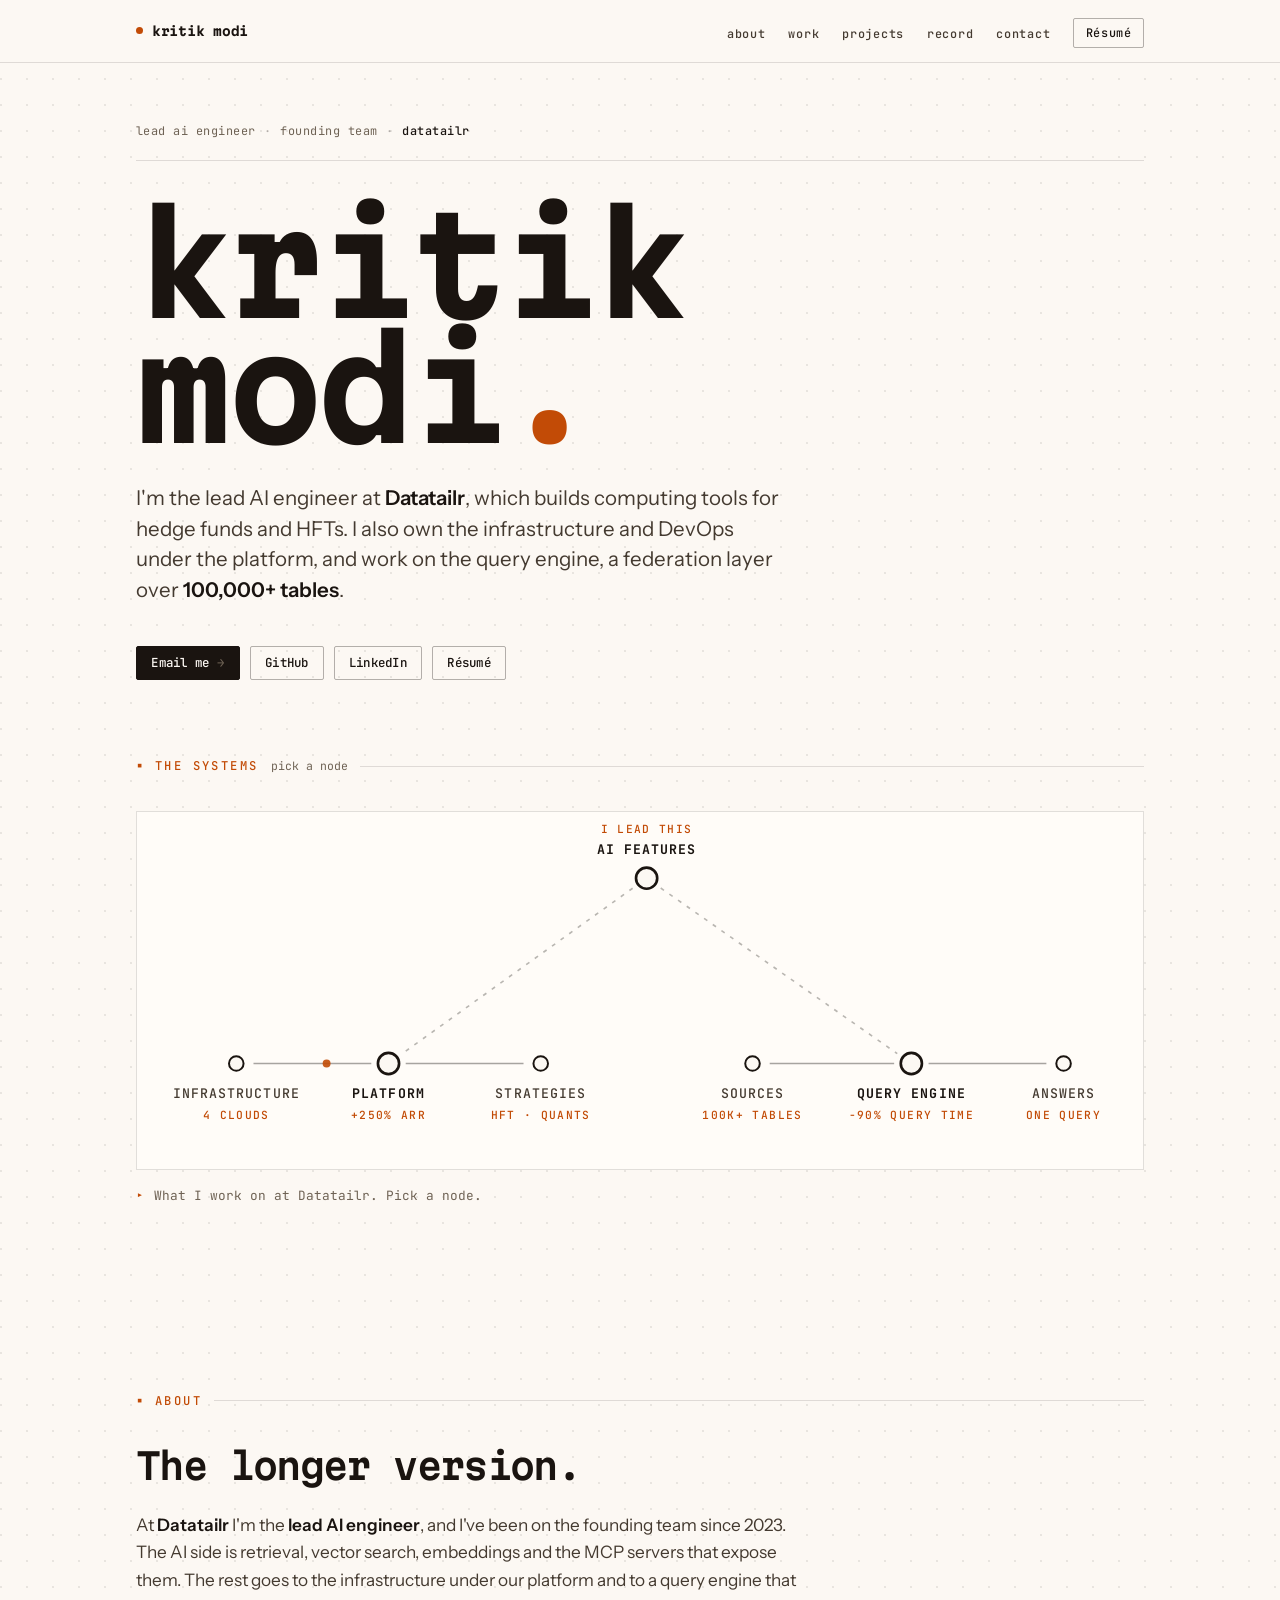
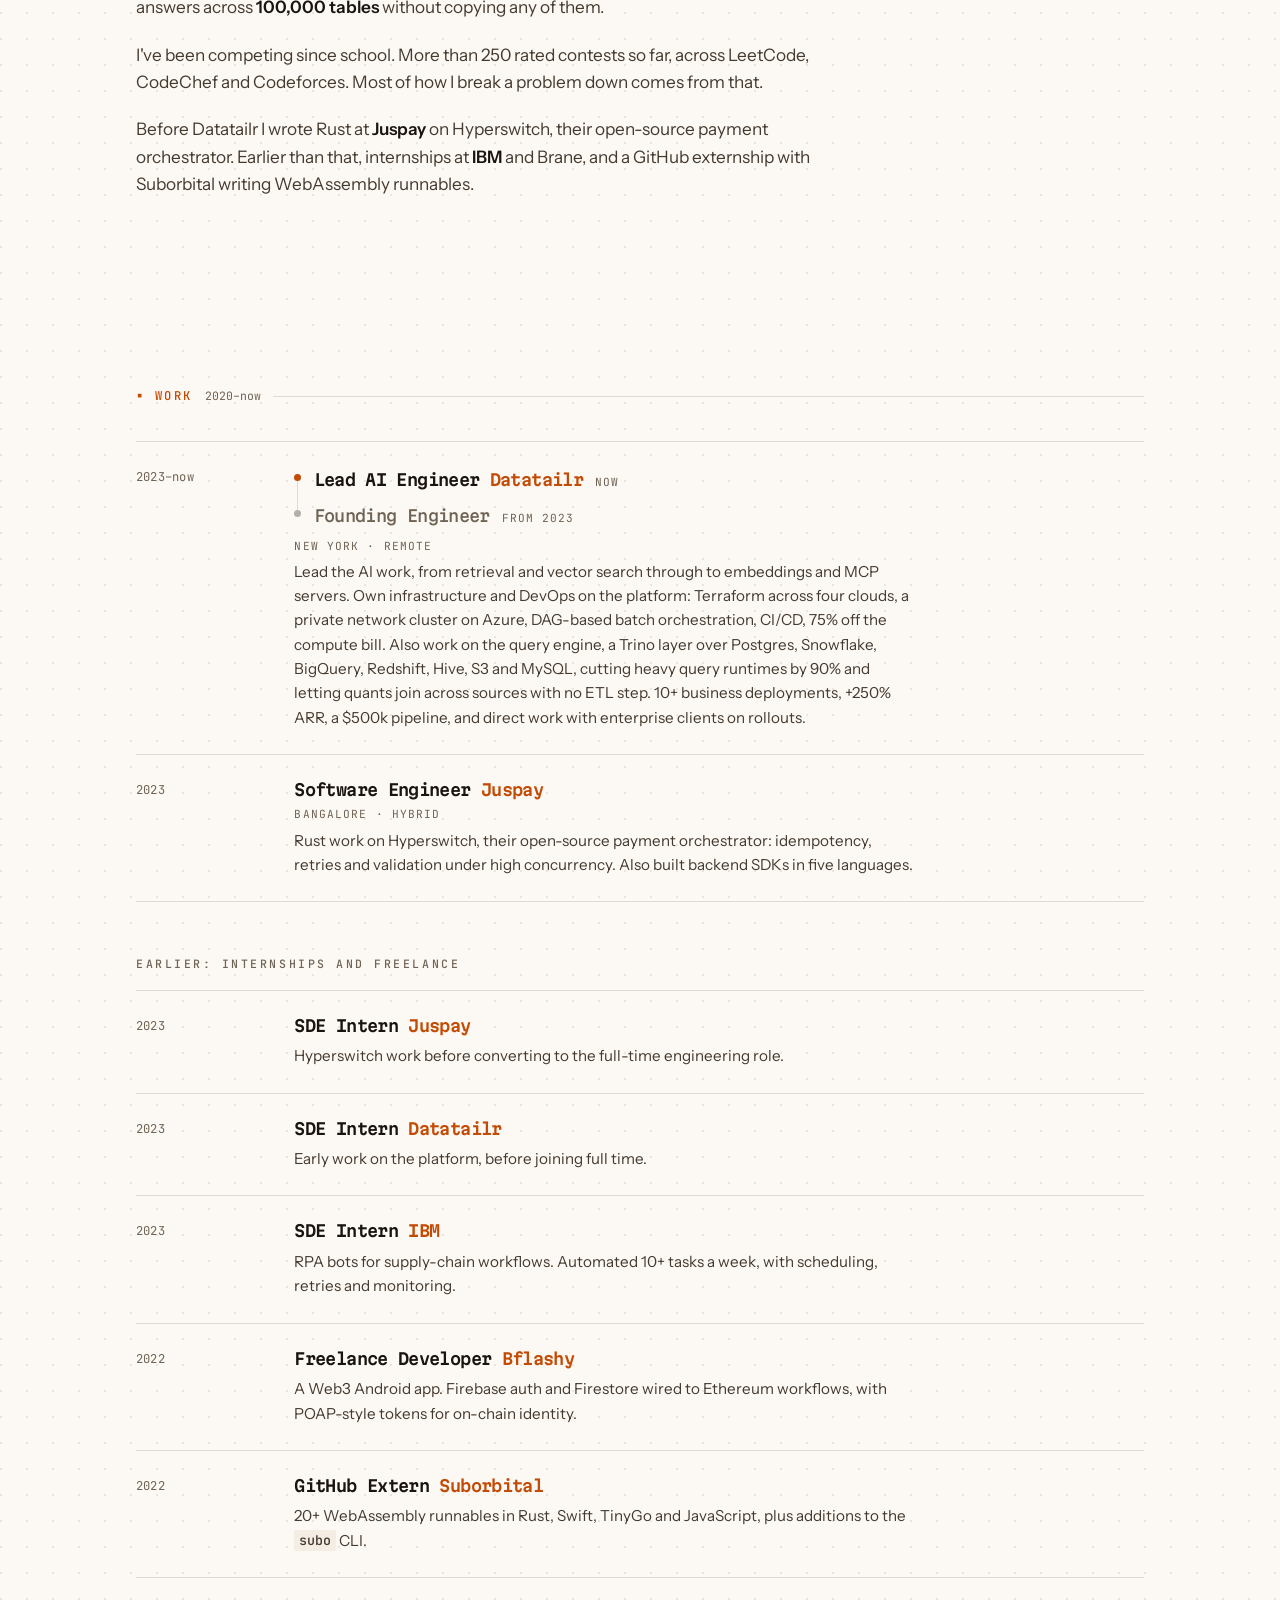
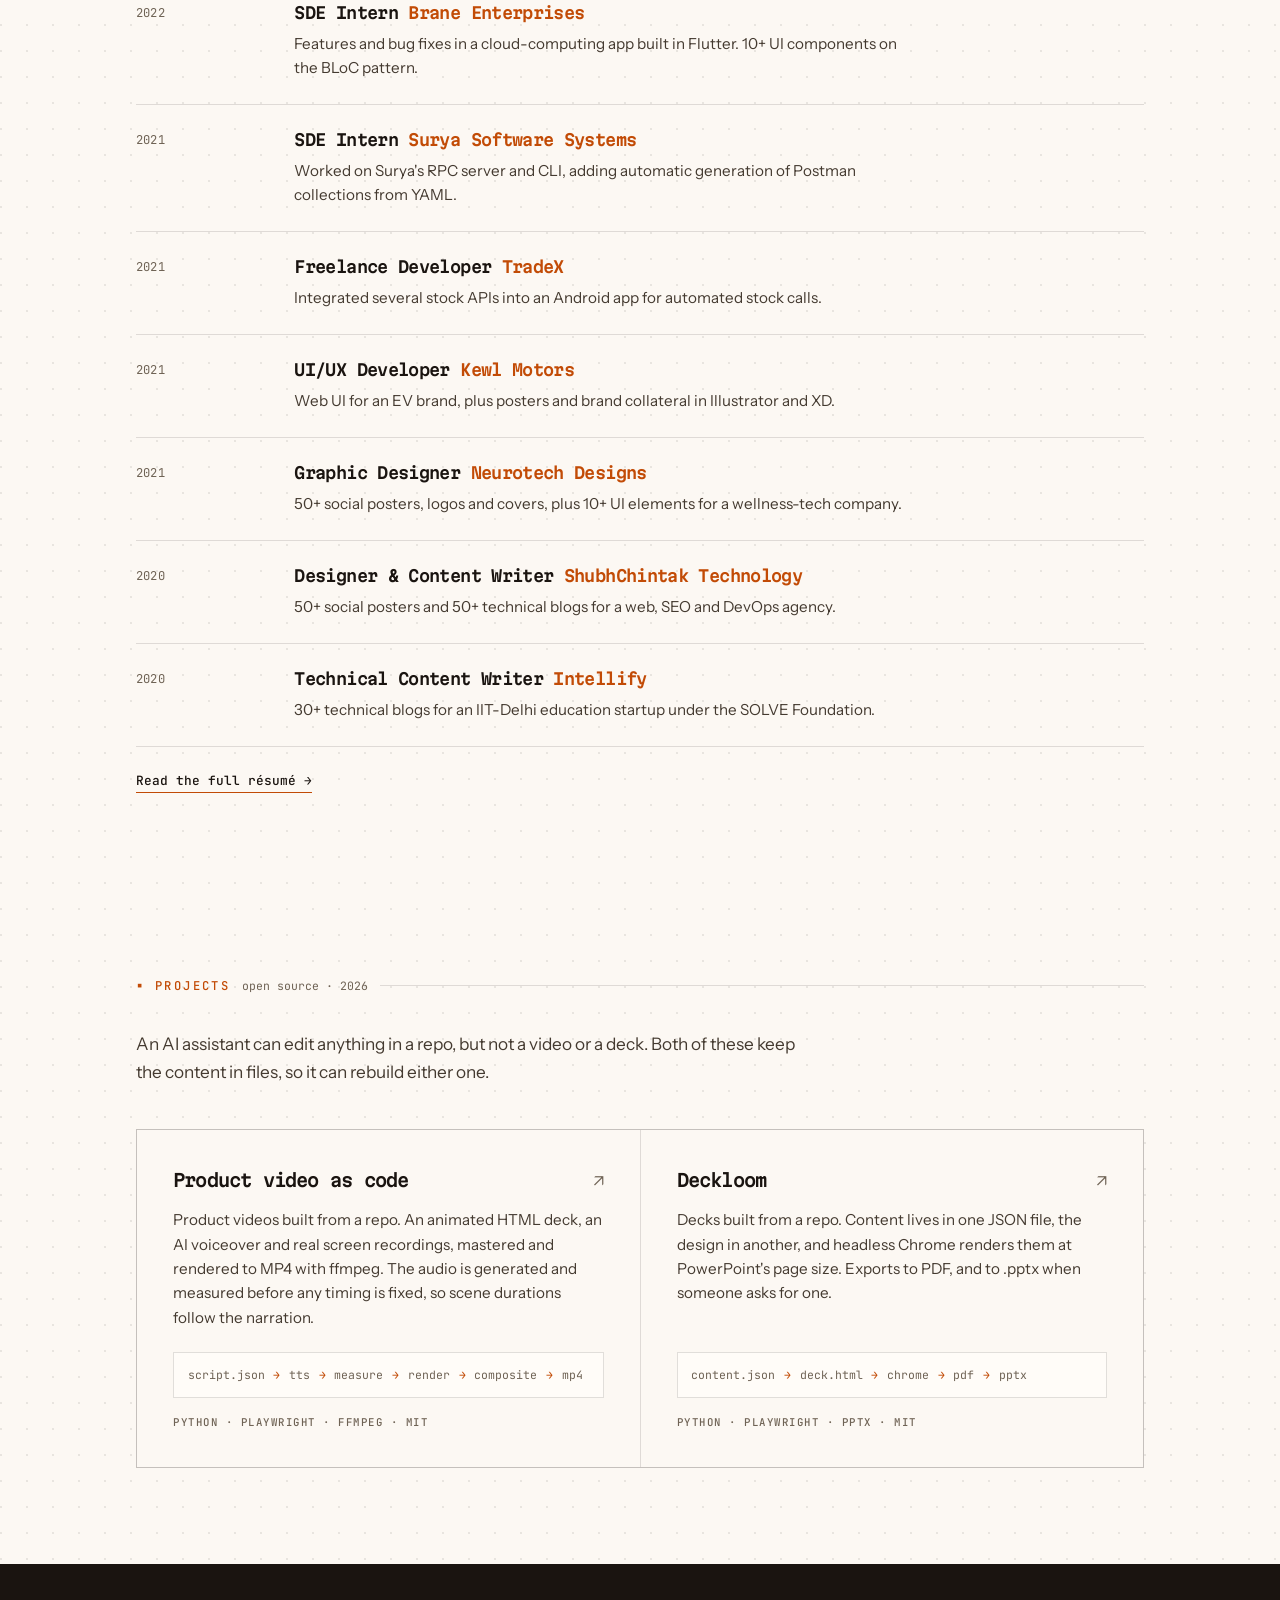
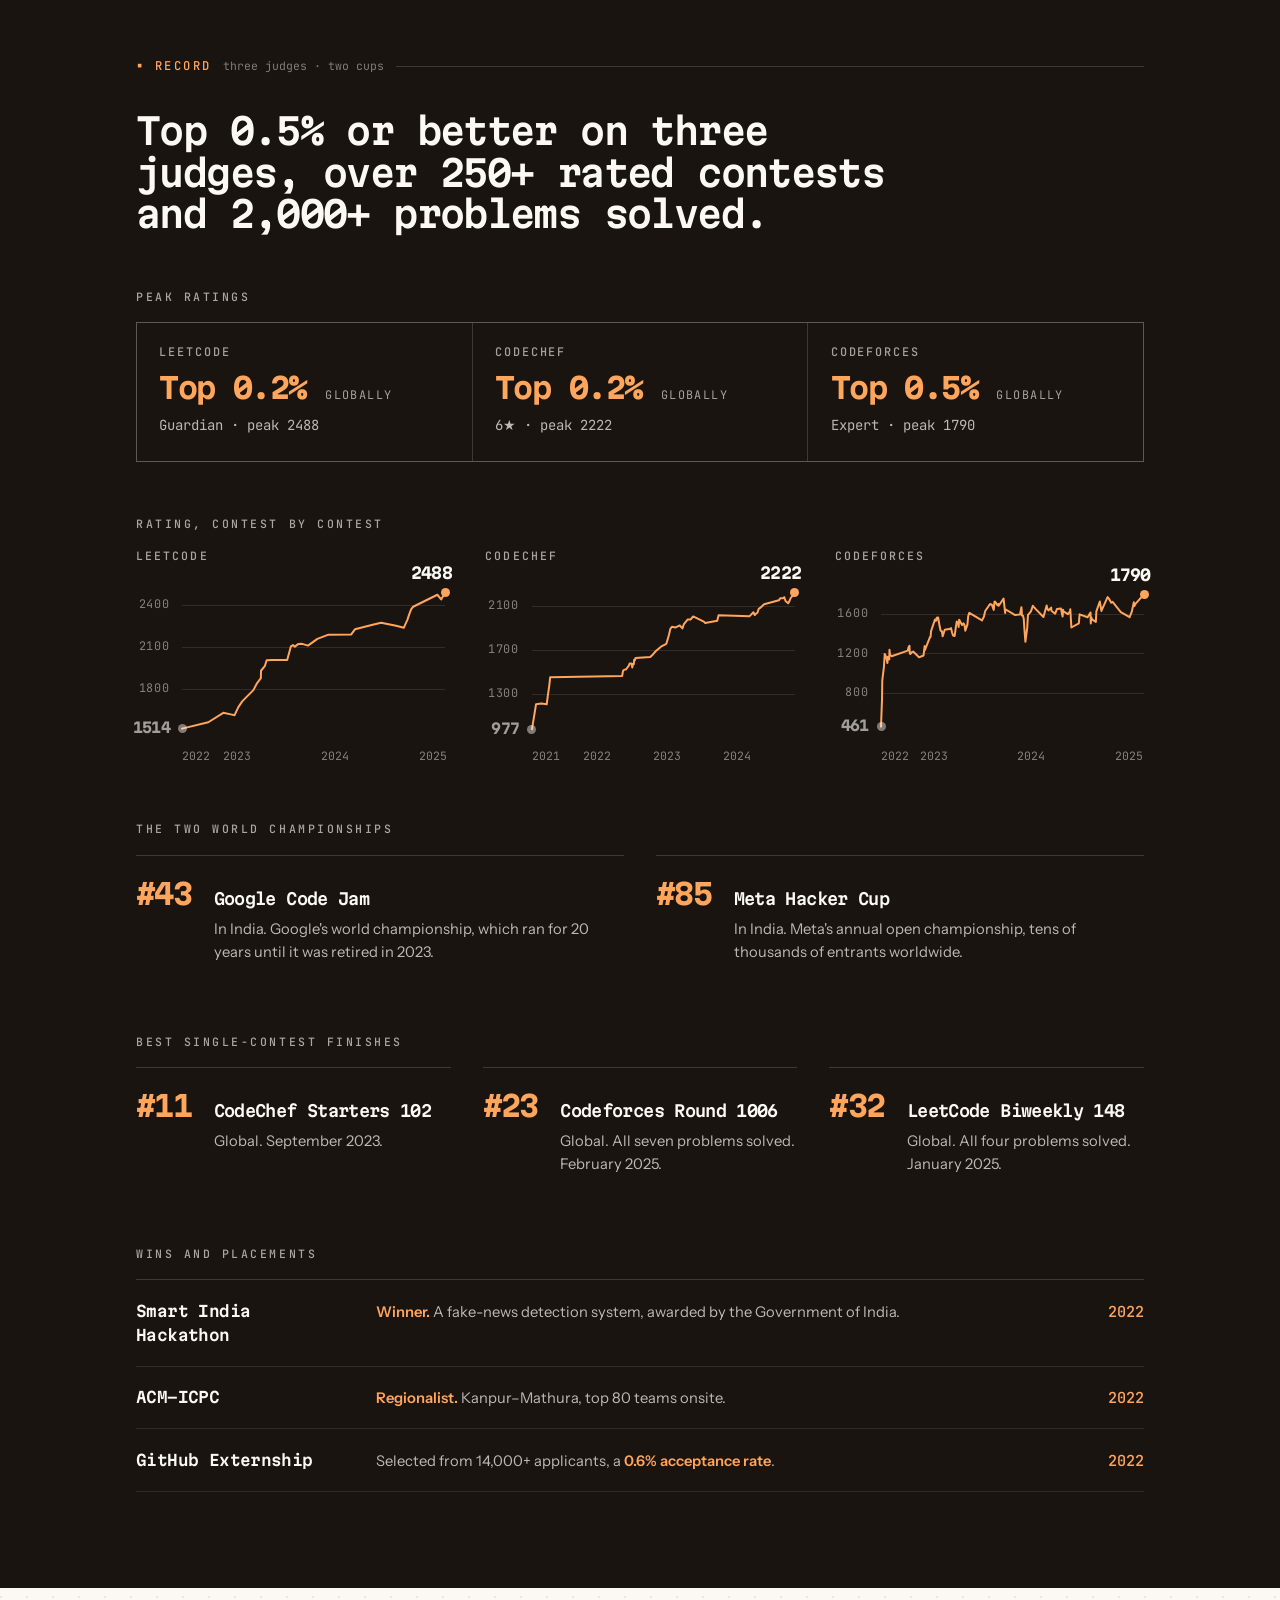
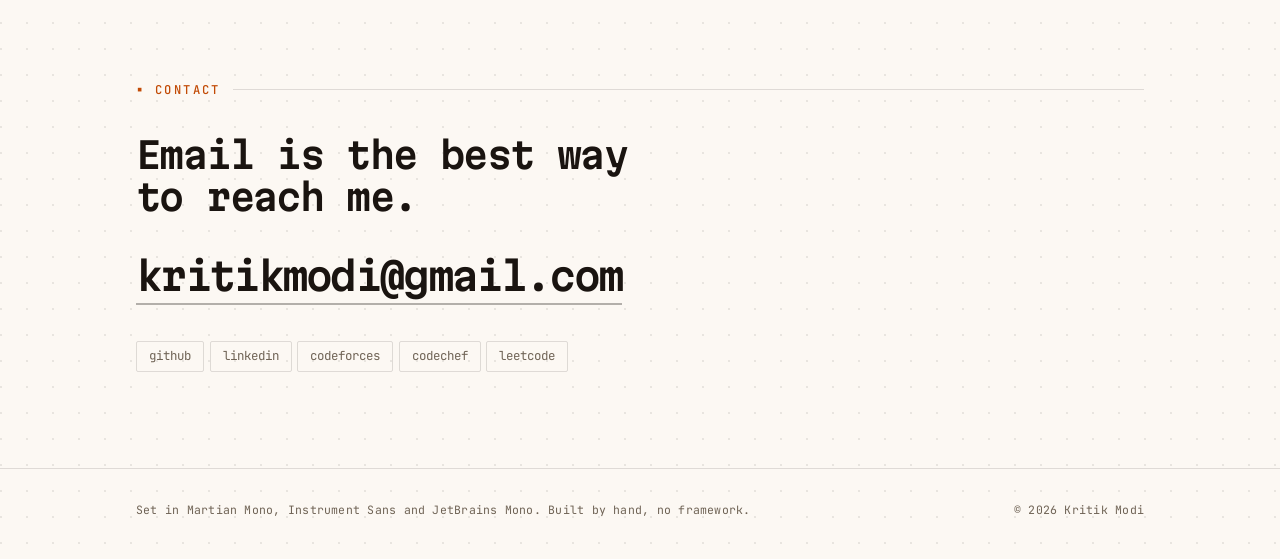
<file: index.html>
<!DOCTYPE html>
<html lang="en">
<head>
  <meta charset="UTF-8" />
  <meta name="viewport" content="width=device-width, initial-scale=1.0" />

  <title>Kritik Modi · AI, Infrastructure &amp; Query Engines</title>
  <meta name="description" content="Kritik Modi is the lead AI engineer at Datatailr, and on its founding team. He splits his time between the AI features and a query federation engine over 100,000+ tables, and owns the platform infrastructure and DevOps he built in his first two years." />
  <meta name="author" content="Kritik Modi" />

  <meta property="og:type" content="website" />
  <meta property="og:title" content="Kritik Modi · AI, Infrastructure &amp; Query Engines" />
  <meta property="og:description" content="Lead AI engineer at Datatailr and on its founding team. AI features and a query federation engine now; the platform infrastructure and DevOps he built early on, still his." />
  <meta property="og:url" content="https://kritikmodi.com" />
  <meta name="twitter:card" content="summary" />

  <link rel="canonical" href="https://kritikmodi.com" />

  <link rel="icon" href="data:image/svg+xml,%3Csvg xmlns='http://www.w3.org/2000/svg' viewBox='0 0 32 32'%3E%3Crect width='32' height='32' rx='6' fill='%231A1410'/%3E%3Ccircle cx='16' cy='16' r='5.5' fill='%23C24B06'/%3E%3C/svg%3E" />

  <link rel="preconnect" href="https://fonts.googleapis.com" />
  <link rel="preconnect" href="https://fonts.gstatic.com" crossorigin />
  <link href="https://fonts.googleapis.com/css2?family=Instrument+Sans:ital,wght@0,400..700;1,400..700&family=JetBrains+Mono:wght@400;500;700&family=Martian+Mono:wght@400;500;600;700&display=swap" rel="stylesheet" />

  <link rel="stylesheet" href="/assets/css/styles.css" />
</head>
<body>
  <a class="skip-link" href="#main">Skip to content</a>

  <header class="masthead" id="top">
    <div class="wrap masthead__inner">
      <a href="/" class="mark" aria-label="Kritik Modi, home">
        <span class="mark__dot" aria-hidden="true"></span>
        <span class="mark__name">kritik modi</span>
      </a>

      <nav class="menu" aria-label="Primary">
        <button class="menu__toggle" id="menuToggle" aria-expanded="false" aria-controls="menuList">Menu</button>
        <ul class="menu__list" id="menuList">
          <li><a href="/#about" class="menu__link">about</a></li>
          <li><a href="/#work" class="menu__link">work</a></li>
          <li><a href="/#projects" class="menu__link">projects</a></li>
          <li><a href="/#record" class="menu__link">record</a></li>
          <li><a href="/#contact" class="menu__link">contact</a></li>
          <li><a href="/assets/Kritik_Modi_Resume.pdf" class="menu__link menu__link--cta" target="_blank" rel="noopener">Résumé</a></li>
        </ul>
      </nav>
      <span class="progress" id="progress" aria-hidden="true"></span>
    </div>
  </header>

  <main id="main">

    <!-- ============ hero ============ -->
    <section class="band band--first">
      <div class="wrap">
        <p class="hero__meta">
          <span>lead ai engineer <i>·</i> founding team <i>·</i> <b>datatailr</b></span>
        </p>

        <h1 class="hero__name">
          <span>kritik</span>
          <span>modi<em>.</em></span>
        </h1>

        <p class="hero__lede">
          I'm the lead AI engineer at <strong>Datatailr</strong>, which builds
          computing tools for hedge funds and HFTs. I also own the
          infrastructure and DevOps under the platform, and work on the query
          engine, a federation layer over <strong>100,000+ tables</strong>.
        </p>

        <div class="hero__actions">
          <a class="chip chip--primary" href="mailto:kritikmodi@gmail.com">Email me <span class="chip__arrow" aria-hidden="true">→</span></a>
          <a class="chip" href="https://github.com/kritikmodi" target="_blank" rel="noopener">GitHub</a>
          <a class="chip" href="https://www.linkedin.com/in/kritikmodi" target="_blank" rel="noopener">LinkedIn</a>
          <a class="chip" href="/assets/Kritik_Modi_Resume.pdf" target="_blank" rel="noopener">Résumé</a>
        </div>

        <!-- ============ signature: the platform, drawn ============ -->
        <div class="schematic" id="schematic">
          <div class="axis">
            <span class="axis__label">the systems</span>
            <span class="axis__note">pick a node<span class="axis__note-sm"> · scroll to pan</span></span>
          </div>

          <div class="schematic__frame">
            <svg class="schematic__svg" viewBox="0 0 760 270" xmlns="http://www.w3.org/2000/svg">
              <title>What Kritik works on at Datatailr. The AI work he leads sits above the two products it goes into, drawn dashed because it is still being built. Below it, the Datatailr platform, where the four-cloud infrastructure he owns carries the strategies quants and traders run; and the query engine, which federates more than 100,000 tables.</title>

              <g>
                <line class="edge" data-from="infra"    data-to="platform"   x1="75"  y1="190" x2="190" y2="190" />
                <line class="edge" data-from="platform" data-to="strategies" x1="190" y1="190" x2="305" y2="190" />
                <line class="edge" data-from="sources"  data-to="query"      x1="465" y1="190" x2="585" y2="190" />
                <line class="edge" data-from="query"    data-to="answers"    x1="585" y1="190" x2="700" y2="190" />
                <line class="edge edge--new" data-from="ai" data-to="platform" x1="385" y1="50" x2="190" y2="190" />
                <line class="edge edge--new" data-from="ai" data-to="query"    x1="385" y1="50" x2="585" y2="190" />
              </g>

              <circle class="packet" r="3" cx="-20" cy="-20" opacity="0" />

              <g class="node node--hub" data-node="ai" tabindex="0" role="button"
                 aria-label="AI features. Retrieval, vector search, embeddings and the MCP servers that put them in front of a model. I am the lead AI engineer here. Drawn dashed because it is still being built."
                 data-caption="AI features. Retrieval, vector search, embeddings and the MCP servers that expose them to a model. I lead this work. Drawn dashed because it is still being built.">
                <circle class="node__hit" cx="385" cy="50" r="34" />
                <circle class="node__dot" cx="385" cy="50" r="8" />
                <text class="node__figure" x="385" y="16" text-anchor="middle">i lead this</text>
                <text class="node__label" x="385" y="32" text-anchor="middle">ai features</text>
              </g>

              <g class="node" data-node="infra" tabindex="0" role="button"
                 aria-label="Infrastructure. Terraform across AWS, Azure, GCP and Hetzner, a private network cluster on Azure, autoscaled compute on Nomad and Kubernetes, and the GitHub Actions pipelines that provision it."
                 data-caption="Infrastructure. Terraform across AWS, Azure, GCP and Hetzner, a private network cluster on Azure, autoscaled compute on Nomad and Kubernetes, and the GitHub Actions pipelines that provision it.">
                <circle class="node__hit" cx="75" cy="190" r="30" />
                <circle class="node__dot" cx="75" cy="190" r="5.5" />
                <text class="node__label" x="75" y="216" text-anchor="middle">infrastructure</text>
                <text class="node__figure" x="75" y="232" text-anchor="middle">4 clouds</text>
              </g>

              <g class="node node--hub" data-node="platform" tabindex="0" role="button"
                 aria-label="Platform. Datatailr itself. I own the infrastructure and DevOps under it. Right-sizing cut the compute bill by three quarters, and the deployments it unlocked drove 250 percent ARR growth and a 500 thousand dollar pipeline."
                 data-caption="Platform. Datatailr itself, and half my time. I own the infrastructure and DevOps under it. Right-sizing cut the compute bill by three quarters, and the deployments it unlocked drove +250% ARR and a $500k pipeline.">
                <circle class="node__hit" cx="190" cy="190" r="34" />
                <circle class="node__dot" cx="190" cy="190" r="8" />
                <text class="node__label" x="190" y="216" text-anchor="middle">platform</text>
                <text class="node__figure" x="190" y="232" text-anchor="middle">+250% arr</text>
              </g>

              <g class="node" data-node="strategies" tabindex="0" role="button"
                 aria-label="Strategies. Quants and HFTs run them here, without touching what sits underneath."
                 data-caption="Strategies. Quants and HFTs run them here, without touching what sits underneath.">
                <circle class="node__hit" cx="305" cy="190" r="30" />
                <circle class="node__dot" cx="305" cy="190" r="5.5" />
                <text class="node__label" x="305" y="216" text-anchor="middle">strategies</text>
                <text class="node__figure" x="305" y="232" text-anchor="middle">hft · quants</text>
              </g>

              <g class="node" data-node="sources" tabindex="0" role="button"
                 aria-label="Sources. Postgres, Snowflake, BigQuery, Redshift, Hive, S3 and MySQL. More than 100,000 tables, read where they already live."
                 data-caption="Sources. Postgres, Snowflake, BigQuery, Redshift, Hive, S3 and MySQL. More than 100,000 tables, read where they already live.">
                <circle class="node__hit" cx="465" cy="190" r="30" />
                <circle class="node__dot" cx="465" cy="190" r="5.5" />
                <text class="node__label" x="465" y="216" text-anchor="middle">sources</text>
                <text class="node__figure" x="465" y="232" text-anchor="middle">100k+ tables</text>
              </g>

              <g class="node node--hub" data-node="query" tabindex="0" role="button"
                 aria-label="Query engine. A Trino layer unifying every catalog behind one SQL surface, and the second of the two products I work on. Heavy query runtimes came down 90 percent."
                 data-caption="Query engine. A Trino layer unifying every catalog behind one SQL surface, and the second of the two products I work on. Heavy query runtimes came down 90%.">
                <circle class="node__hit" cx="585" cy="190" r="34" />
                <circle class="node__dot" cx="585" cy="190" r="8" />
                <text class="node__label" x="585" y="216" text-anchor="middle">query engine</text>
                <text class="node__figure" x="585" y="232" text-anchor="middle">-90% query time</text>
              </g>

              <g class="node" data-node="answers" tabindex="0" role="button"
                 aria-label="Answers. Every source resolved in a single query. Quants join across systems with zero ETL, nothing copied first."
                 data-caption="Answers. Every source resolved in a single query. Quants join across systems with zero ETL, nothing copied anywhere first.">
                <circle class="node__hit" cx="700" cy="190" r="30" />
                <circle class="node__dot" cx="700" cy="190" r="5.5" />
                <text class="node__label" x="700" y="216" text-anchor="middle">answers</text>
                <text class="node__figure" x="700" y="232" text-anchor="middle">one query</text>
              </g>
            </svg>
          </div>

          <p class="schematic__caption" id="schematicCaption" aria-live="polite">What I work on at Datatailr. Pick a node.</p>
        </div>
      </div>
    </section>

    <!-- ============ about ============ -->
    <section class="band" id="about">
      <div class="wrap">
        <div class="axis rise">
          <span class="axis__label">about</span>
        </div>

        <div class="prose rise">
          <h2 class="title" style="margin-bottom:1.5rem">The longer version.</h2>
          <p>
            At <strong>Datatailr</strong> I'm the <strong>lead AI engineer</strong>,
            and I've been on the founding team since 2023. The AI side is
            retrieval, vector search, embeddings and the MCP servers that expose
            them. The rest goes to the infrastructure under our platform and to a
            query engine that answers across <strong>100,000 tables</strong>
            without copying any of them.
          </p>
          <p>
            I've been competing since school. More than 250 rated contests so
            far, across LeetCode, CodeChef and Codeforces. Most of how I break a
            problem down comes from that.
          </p>
          <p>
            Before Datatailr I wrote Rust at <strong>Juspay</strong> on
            Hyperswitch, their open-source payment orchestrator. Earlier than
            that, internships at <strong>IBM</strong> and Brane, and a GitHub
            externship with Suborbital writing WebAssembly runnables.
          </p>
        </div>
      </div>
    </section>

    <!-- ============ work ============ -->
    <section class="band" id="work">
      <div class="wrap">
        <div class="axis rise">
          <span class="axis__label">work</span>
          <span class="axis__note">2020–now</span>
        </div>

        <ol class="ledger">
          <li class="ledger__row rise">
            <span class="ledger__year">2023–now</span>
            <div>
              <ol class="ladder">
                <li class="ladder__step ladder__step--now">
                  <h3 class="ladder__role">Lead AI Engineer <span class="ledger__org">Datatailr</span></h3>
                  <span class="ladder__when">Now</span>
                </li>
                <li class="ladder__step">
                  <h3 class="ladder__role ladder__role--past">Founding Engineer</h3>
                  <span class="ladder__when">From 2023</span>
                </li>
              </ol>
              <p class="ledger__place">New York · Remote</p>
              <p class="ledger__desc">
                Lead the AI work, from retrieval and vector search through to
                embeddings and MCP servers. Own infrastructure and DevOps on the
                platform: Terraform across four clouds, a private network
                cluster on Azure, DAG-based batch orchestration, CI/CD, 75% off
                the compute bill. Also work on the query engine, a Trino layer
                over Postgres, Snowflake, BigQuery, Redshift, Hive, S3 and
                MySQL, cutting heavy query runtimes by 90% and letting quants
                join across sources with no ETL step. 10+ business deployments,
                +250% ARR, a $500k pipeline, and direct work with enterprise
                clients on rollouts.
              </p>
            </div>
          </li>
          <li class="ledger__row rise">
            <span class="ledger__year">2023</span>
            <div>
              <h3 class="ledger__role">Software Engineer <span class="ledger__org">Juspay</span></h3>
              <p class="ledger__place">Bangalore · Hybrid</p>
              <p class="ledger__desc">
                Rust work on Hyperswitch, their open-source payment
                orchestrator: idempotency, retries and validation under high
                concurrency. Also built backend SDKs in five languages.
              </p>
            </div>
          </li>
        </ol>

        <h3 class="subhead rise">Earlier: internships and freelance</h3>

        <ol class="ledger">
          <li class="ledger__row rise">
            <span class="ledger__year">2023</span>
            <div>
              <h3 class="ledger__role">SDE Intern <span class="ledger__org">Juspay</span></h3>
              <p class="ledger__desc">Hyperswitch work before converting to the full-time engineering role.</p>
            </div>
          </li>
          <li class="ledger__row rise">
            <span class="ledger__year">2023</span>
            <div>
              <h3 class="ledger__role">SDE Intern <span class="ledger__org">Datatailr</span></h3>
              <p class="ledger__desc">Early work on the platform, before joining full time.</p>
            </div>
          </li>
          <li class="ledger__row rise">
            <span class="ledger__year">2023</span>
            <div>
              <h3 class="ledger__role">SDE Intern <span class="ledger__org">IBM</span></h3>
              <p class="ledger__desc">RPA bots for supply-chain workflows. Automated 10+ tasks a week, with scheduling, retries and monitoring.</p>
            </div>
          </li>
          <li class="ledger__row rise">
            <span class="ledger__year">2022</span>
            <div>
              <h3 class="ledger__role">Freelance Developer <span class="ledger__org">Bflashy</span></h3>
              <p class="ledger__desc">A Web3 Android app. Firebase auth and Firestore wired to Ethereum workflows, with POAP-style tokens for on-chain identity.</p>
            </div>
          </li>
          <li class="ledger__row rise">
            <span class="ledger__year">2022</span>
            <div>
              <h3 class="ledger__role">GitHub Extern <span class="ledger__org">Suborbital</span></h3>
              <p class="ledger__desc">20+ WebAssembly runnables in Rust, Swift, TinyGo and JavaScript, plus additions to the <code>subo</code> CLI.</p>
            </div>
          </li>
          <li class="ledger__row rise">
            <span class="ledger__year">2022</span>
            <div>
              <h3 class="ledger__role">SDE Intern <span class="ledger__org">Brane Enterprises</span></h3>
              <p class="ledger__desc">Features and bug fixes in a cloud-computing app built in Flutter. 10+ UI components on the BLoC pattern.</p>
            </div>
          </li>
          <li class="ledger__row rise">
            <span class="ledger__year">2021</span>
            <div>
              <h3 class="ledger__role">SDE Intern <span class="ledger__org">Surya Software Systems</span></h3>
              <p class="ledger__desc">Worked on Surya's RPC server and CLI, adding automatic generation of Postman collections from YAML.</p>
            </div>
          </li>
          <li class="ledger__row rise">
            <span class="ledger__year">2021</span>
            <div>
              <h3 class="ledger__role">Freelance Developer <span class="ledger__org">TradeX</span></h3>
              <p class="ledger__desc">Integrated several stock APIs into an Android app for automated stock calls.</p>
            </div>
          </li>
          <li class="ledger__row rise">
            <span class="ledger__year">2021</span>
            <div>
              <h3 class="ledger__role">UI/UX Developer <span class="ledger__org">Kewl Motors</span></h3>
              <p class="ledger__desc">Web UI for an EV brand, plus posters and brand collateral in Illustrator and XD.</p>
            </div>
          </li>
          <li class="ledger__row rise">
            <span class="ledger__year">2021</span>
            <div>
              <h3 class="ledger__role">Graphic Designer <span class="ledger__org">Neurotech Designs</span></h3>
              <p class="ledger__desc">50+ social posters, logos and covers, plus 10+ UI elements for a wellness-tech company.</p>
            </div>
          </li>
          <li class="ledger__row rise">
            <span class="ledger__year">2020</span>
            <div>
              <h3 class="ledger__role">Designer &amp; Content Writer <span class="ledger__org">ShubhChintak Technology</span></h3>
              <p class="ledger__desc">50+ social posters and 50+ technical blogs for a web, SEO and DevOps agency.</p>
            </div>
          </li>
          <li class="ledger__row rise">
            <span class="ledger__year">2020</span>
            <div>
              <h3 class="ledger__role">Technical Content Writer <span class="ledger__org">Intellify</span></h3>
              <p class="ledger__desc">30+ technical blogs for an IIT-Delhi education startup under the SOLVE Foundation.</p>
            </div>
          </li>
        </ol>

        <p class="more rise"><a href="/assets/Kritik_Modi_Resume.pdf" target="_blank" rel="noopener">Read the full résumé →</a></p>
      </div>
    </section>

    <!-- ============ projects ============ -->
    <section class="band" id="projects">
      <div class="wrap">
        <div class="axis rise">
          <span class="axis__label">projects</span>
          <span class="axis__note">open source · 2026</span>
        </div>

        <p class="prose rise" style="margin-bottom:clamp(2rem,4vw,2.75rem)">
          An AI assistant can edit anything in a repo, but not a video or a
          deck. Both of these keep the content in files, so it can rebuild
          either one.
        </p>

        <div class="projects rise">
          <a class="project" href="https://github.com/kritikmodi/product-video-as-code" target="_blank" rel="noopener">
            <span class="project__head">
              <span class="project__name">Product video as code</span>
              <span class="project__out" aria-hidden="true">↗</span>
            </span>
            <span class="project__note">
              Product videos built from a repo. An animated HTML deck, an AI
              voiceover and real screen recordings, mastered and rendered to MP4
              with ffmpeg. The audio is generated and measured before any timing
              is fixed, so scene durations follow the narration.
            </span>
            <span class="project__flow">
              script.json <b>→</b> tts <b>→</b> measure <b>→</b> render <b>→</b> composite <b>→</b> mp4
            </span>
            <span class="project__stack">Python · Playwright · ffmpeg · MIT</span>
          </a>

          <a class="project" href="https://github.com/kritikmodi/deckloom" target="_blank" rel="noopener">
            <span class="project__head">
              <span class="project__name">Deckloom</span>
              <span class="project__out" aria-hidden="true">↗</span>
            </span>
            <span class="project__note">
              Decks built from a repo. Content lives in one JSON file, the
              design in another, and headless Chrome renders them at
              PowerPoint's page size. Exports to PDF, and to .pptx when someone
              asks for one.
            </span>
            <span class="project__flow">
              content.json <b>→</b> deck.html <b>→</b> chrome <b>→</b> pdf <b>→</b> pptx
            </span>
            <span class="project__stack">Python · Playwright · pptx · MIT</span>
          </a>
        </div>
      </div>
    </section>

    <!-- ============ record ============ -->
    <section class="band band--invert" id="record">
      <div class="wrap">
        <div class="axis rise">
          <span class="axis__label">record</span>
          <span class="axis__note">three judges · two cups</span>
        </div>

        <h2 class="title rise" style="max-width:30ch;margin-bottom:clamp(2rem,4vw,3rem)">
          Top 0.5% or better on three judges, over 250+ rated contests and 2,000+ problems solved.
        </h2>


        <h3 class="subhead rise">Peak ratings</h3>

        <div class="ratings rise">
          <a class="rating" href="https://leetcode.com/u/kritikmodi" target="_blank" rel="noopener">
            <span class="rating__site">LeetCode</span>
            <span class="rating__pct">Top 0.2% <em>globally</em></span>
            <span class="rating__meta">Guardian · peak 2488</span>
          </a>
          <a class="rating" href="https://www.codechef.com/users/kritikmodi" target="_blank" rel="noopener">
            <span class="rating__site">CodeChef</span>
            <span class="rating__pct">Top 0.2% <em>globally</em></span>
            <span class="rating__meta">6★ · peak 2222</span>
          </a>
          <a class="rating" href="https://codeforces.com/profile/kritikmodi" target="_blank" rel="noopener">
            <span class="rating__site">Codeforces</span>
            <span class="rating__pct">Top 0.5% <em>globally</em></span>
            <span class="rating__meta">Expert · peak 1790</span>
          </a>
        </div>

        <h3 class="subhead rise">Rating, contest by contest</h3>

        <div class="climbs rise">
            <figure class="climbs__cell">
              <figcaption class="climbs__site">LeetCode</figcaption>
              <div class="climb">
                <div class="climb__plot">
                <span class="climb__line" style="--y:13.64%"><i>2400</i></span>
                <span class="climb__line" style="--y:40.91%"><i>2100</i></span>
                <span class="climb__line" style="--y:68.18%"><i>1800</i></span>
                  <div class="climb__draw">
                    <svg class="climb__svg" viewBox="0 0 100 100" preserveAspectRatio="none" aria-hidden="true">
                      <polyline points="0.0,94.15 10.0,90.0 15.71,83.88 18.57,84.89 20.0,85.41 21.43,80.14 22.91,76.4 24.29,73.97 27.14,69.11 28.57,64.48 30.0,61.33 30.05,56.48 31.48,53.51 32.19,49.62 34.29,49.53 40.0,49.53 41.43,40.57 42.19,39.8 42.91,40.8 44.29,39.01 45.71,38.97 47.91,40.1 51.48,35.72 55.71,33.0 64.29,32.96 65.77,29.52 72.91,26.32 75.71,25.18 77.14,25.7 81.43,27.15 84.34,28.51 85.71,23.35 86.48,19.42 87.14,16.5 87.91,14.8 97.14,7.0 98.57,10.02 100.0,5.66" />
                    </svg>
                    <span class="climb__mark climb__mark--start" style="--x:0%;--y:94.15%"><b>1514</b></span>
                    <span class="climb__mark" style="--x:100%;--y:5.66%"><b>2488</b></span>
                  </div>
                </div>
                <div class="climb__years">
                <span style="--x:0%">2022</span>
                <span style="--x:20.75%">2023</span>
                <span style="--x:58.0%">2024</span>
                <span style="--x:95.35%">2025</span>
                </div>
              </div>
            </figure>
            <figure class="climbs__cell">
              <figcaption class="climbs__site">CodeChef</figcaption>
              <div class="climb">
                <div class="climb__plot">
                <span class="climb__line" style="--y:14.29%"><i>2100</i></span>
                <span class="climb__line" style="--y:42.86%"><i>1700</i></span>
                <span class="climb__line" style="--y:71.43%"><i>1300</i></span>
                  <div class="climb__draw">
                    <svg class="climb__svg" viewBox="0 0 100 100" preserveAspectRatio="none" aria-hidden="true">
                      <polyline points="0.00,94.50 1.53,78.36 3.57,77.86 5.60,78.29 6.11,71.57 6.55,66.43 6.91,60.79 34.28,59.93 34.57,57.00 34.79,56.07 35.81,55.50 36.83,53.14 37.12,51.79 37.85,51.71 38.14,54.36 38.36,52.07 38.72,52.21 38.86,49.29 39.16,49.57 39.37,48.21 44.98,47.50 46.00,45.86 47.02,43.79 49.05,40.79 51.09,38.93 51.60,36.07 52.11,32.93 52.62,29.21 53.20,27.86 54.66,28.29 56.19,27.00 57.21,28.93 57.71,26.36 59.24,23.07 60.26,23.14 61.28,21.14 65.36,24.50 65.87,25.43 70.45,23.86 70.96,20.36 82.68,21.07 84.21,18.43 84.72,20.21 85.23,19.29 85.74,18.71 86.24,16.14 86.75,15.57 88.28,13.14 93.89,10.64 94.40,9.29 95.41,9.29 95.92,8.57 96.43,11.07 97.45,12.57 97.96,10.86 98.47,8.86 98.98,7.93 99.49,7.36 100.00,5.57" />
                    </svg>
                    <span class="climb__mark climb__mark--start" style="--x:0%;--y:94.5%"><b>977</b></span>
                    <span class="climb__mark" style="--x:100.0%;--y:5.57%"><b>2222</b></span>
                  </div>
                </div>
                <div class="climb__years">
                <span style="--x:0.0%">2021</span>
                <span style="--x:24.82%">2022</span>
                <span style="--x:51.38%">2023</span>
                <span style="--x:77.95%">2024</span>
                </div>
              </div>
            </figure>
            <figure class="climbs__cell">
              <figcaption class="climbs__site">Codeforces</figcaption>
              <div class="climb">
                <div class="climb__plot">
                <span class="climb__line" style="--y:19.35%"><i>1600</i></span>
                <span class="climb__line" style="--y:45.16%"><i>1200</i></span>
                <span class="climb__line" style="--y:70.97%"><i>800</i></span>
                  <div class="climb__draw">
                    <svg class="climb__svg" viewBox="0 0 100 100" preserveAspectRatio="none" aria-hidden="true">
                      <polyline points="0.00,92.84 0.40,74.65 0.48,62.90 1.11,54.00 1.42,45.55 2.02,47.87 2.43,51.48 2.63,47.35 3.13,49.10 3.23,42.84 3.44,46.65 3.74,46.39 4.04,47.03 10.20,43.35 10.41,41.48 10.82,40.19 10.92,44.65 11.12,45.55 11.63,44.58 12.24,44.00 14.46,47.74 16.18,46.52 16.59,40.45 16.68,43.10 18.70,34.32 18.81,34.58 18.91,33.68 19.01,30.84 20.53,23.10 20.73,24.00 21.03,23.81 21.22,22.00 21.73,21.81 22.34,27.87 22.65,30.32 22.95,30.71 23.16,30.77 23.46,34.00 24.27,29.74 26.39,29.10 26.60,28.71 27.08,31.87 27.40,33.48 28.00,33.81 28.51,27.61 28.82,24.39 29.10,25.23 29.32,24.90 29.52,28.00 29.73,23.29 30.82,26.71 31.34,25.61 31.75,26.65 32.05,30.39 32.86,26.45 33.15,21.03 33.57,18.77 38.42,23.68 39.13,21.35 39.64,17.61 41.46,13.03 42.16,13.48 42.87,16.84 43.17,11.48 43.38,11.42 44.29,13.87 44.70,12.97 44.79,14.19 46.61,9.55 47.22,18.84 47.32,16.45 50.86,20.13 52.88,19.87 53.39,15.10 53.49,16.77 53.59,20.52 54.00,20.71 54.30,22.77 54.50,28.39 54.91,37.61 55.61,28.58 55.81,22.39 55.92,20.13 57.03,17.81 57.74,14.19 58.95,16.52 61.78,21.48 62.99,14.00 63.19,15.48 63.30,16.32 63.70,17.16 64.71,15.35 64.81,17.42 66.23,19.35 66.94,16.26 68.45,16.00 69.06,21.23 69.26,16.84 69.36,17.87 71.08,19.61 71.89,17.81 71.99,16.45 72.40,28.32 75.23,25.61 75.53,19.74 78.56,21.68 79.68,18.52 79.78,25.68 79.98,21.61 80.18,22.84 81.70,24.71 81.90,17.87 83.22,11.42 83.82,17.55 86.17,8.52 86.75,9.74 87.57,12.19 87.66,12.00 88.07,11.61 91.20,18.26 94.54,21.61 95.35,18.19 96.16,11.94 96.35,14.39 96.77,12.90 98.38,9.81 100.00,7.10" />
                    </svg>
                    <span class="climb__mark climb__mark--start" style="--x:0%;--y:92.84%"><b>461</b></span>
                    <span class="climb__mark" style="--x:100.0%;--y:7.1%"><b>1790</b></span>
                  </div>
                </div>
                <div class="climb__years">
                <span style="--x:0.0%">2022</span>
                <span style="--x:20.25%">2023</span>
                <span style="--x:57.16%">2024</span>
                <span style="--x:94.17%">2025</span>
                </div>
              </div>
            </figure>
        </div>

        <p class="sr-only">
          Each judge on its own scale. LeetCode: 38 rated contests, from 1514 in June 2022 to a peak of 2488 in February 2025. CodeChef: 59 rated contests, from 977 in January 2021 to a peak of 2222 in October 2024. Codeforces: 127 rated contests, from 461 in June 2022 to a peak of 1790 in February 2025.
        </p>

        <h3 class="subhead rise">The two world championships</h3>

        <ul class="majors rise">
          <li class="major">
            <span class="major__rank">#43</span>
            <span class="major__body">
              <span class="major__name">Google Code Jam</span>
              <span class="major__note">In India. Google's world championship, which ran for 20 years until it was retired in 2023.</span>
            </span>
          </li>
          <li class="major">
            <span class="major__rank">#85</span>
            <span class="major__body">
              <span class="major__name">Meta Hacker Cup</span>
              <span class="major__note">In India. Meta's annual open championship, tens of thousands of entrants worldwide.</span>
            </span>
          </li>
        </ul>

        <h3 class="subhead rise">Best single-contest finishes</h3>

        <ul class="majors rise">
          <li class="major">
            <span class="major__rank">#11</span>
            <span class="major__body">
              <span class="major__name">CodeChef Starters&nbsp;102</span>
              <span class="major__note">Global. September 2023.</span>
            </span>
          </li>
          <li class="major">
            <span class="major__rank">#23</span>
            <span class="major__body">
              <span class="major__name">Codeforces Round&nbsp;1006</span>
              <span class="major__note">Global. All seven problems solved. February 2025.</span>
            </span>
          </li>
          <li class="major">
            <span class="major__rank">#32</span>
            <span class="major__body">
              <span class="major__name">LeetCode Biweekly&nbsp;148</span>
              <span class="major__note">Global. All four problems solved. January 2025.</span>
            </span>
          </li>
        </ul>

        <h3 class="subhead rise">Wins and placements</h3>

        <ul class="results rise">
          <li class="result">
            <span class="result__name">Smart India Hackathon</span>
            <span class="result__note"><strong class="result__hl">Winner.</strong> A fake-news detection system, awarded by the Government of India.</span>
            <span class="result__mark">2022</span>
          </li>
          <li class="result">
            <span class="result__name">ACM-ICPC</span>
            <span class="result__note"><strong class="result__hl">Regionalist.</strong> Kanpur–Mathura, top 80 teams onsite.</span>
            <span class="result__mark">2022</span>
          </li>
          <li class="result">
            <span class="result__name">GitHub Externship</span>
            <span class="result__note">Selected from 14,000+ applicants, a <strong class="result__hl">0.6% acceptance rate</strong>.</span>
            <span class="result__mark">2022</span>
          </li>
        </ul>
      </div>
    </section>

    <!-- ============ contact ============ -->
    <section class="band" id="contact">
      <div class="wrap">
        <div class="axis rise">
          <span class="axis__label">contact</span>
        </div>

        <div class="rise">
          <h2 class="title" style="margin-bottom:1.75rem">Email is the best way to reach me.</h2>
          <a class="mailto" href="mailto:kritikmodi@gmail.com">kritikmodi@gmail.com</a>

          <div class="profiles">
            <a href="https://github.com/kritikmodi" target="_blank" rel="noopener">github</a>
            <a href="https://www.linkedin.com/in/kritikmodi" target="_blank" rel="noopener">linkedin</a>
            <a href="https://codeforces.com/profile/kritikmodi" target="_blank" rel="noopener">codeforces</a>
            <a href="https://www.codechef.com/users/kritikmodi" target="_blank" rel="noopener">codechef</a>
            <a href="https://leetcode.com/u/kritikmodi" target="_blank" rel="noopener">leetcode</a>
          </div>
        </div>
      </div>
    </section>

  </main>

  <footer class="foot">
    <div class="wrap foot__inner">
      <p>Set in Martian Mono, Instrument Sans and JetBrains Mono. Built by hand, no framework.</p>
      <p>© <span id="year">2026</span> Kritik Modi</p>
    </div>
  </footer>

  <script src="/assets/js/main.js" defer></script>
</body>
</html>
</file>
<file: assets/css/styles.css>
/* ============================================================
   Kritik Modi · kritikmodi.com
   "Schematic": an instrument panel for a systems engineer.
   Vellum ground, hairline geometry, one electric signal.
   ============================================================ */

/* ---------- reset ---------- */
*, *::before, *::after { box-sizing: border-box; }
* { margin: 0; }
html {
  -webkit-text-size-adjust: 100%;
  scroll-behavior: smooth;
  overflow-x: clip;
}
img, svg { display: block; max-width: 100%; }
a { color: inherit; text-decoration: none; }
ul, ol { list-style: none; padding: 0; }
button { font: inherit; color: inherit; background: none; border: 0; cursor: pointer; }

/* ---------- tokens ---------- */
:root {
  /* Palette: Marmalade. Channels are kept separate so every translucent
     variant derives from one place; a new palette is the nine values below
     and nothing further down. */
  --paper-rgb:       252 248 243;
  --paper-2-rgb:     244 237 228;
  --ink-rgb:          26  20  16;
  --signal-rgb:      194  75   6;
  --signal-lift-rgb: 255 165  92;

  --paper:       rgb(var(--paper-rgb));
  --paper-2:     rgb(var(--paper-2-rgb));
  --panel:       #FFFCF8;
  --ink:         rgb(var(--ink-rgb));
  --ink-raised:  #241D17;
  --ink-soft:    #443A30;
  --graphite:    #6F6355;
  --rule:        rgb(var(--ink-rgb) / .13);
  --rule-2:      rgb(var(--ink-rgb) / .32);
  --signal:      rgb(var(--signal-rgb));
  --signal-lift: rgb(var(--signal-lift-rgb));

  --display: "Martian Mono", ui-monospace, monospace;
  --body:    "Instrument Sans", system-ui, -apple-system, "Segoe UI", sans-serif;
  --data:    "JetBrains Mono", ui-monospace, SFMono-Regular, monospace;

  --wrap: 1120px;
  --gut:  clamp(1.25rem, 4.5vw, 3.5rem);
  --ease: cubic-bezier(.2, .7, .2, 1);
}


/* ---------- base ---------- */
body {
  background-color: var(--paper);
  background-image: radial-gradient(circle at 1px 1px, rgb(var(--ink-rgb) / .085) 1px, transparent 0);
  background-size: 26px 26px;
  color: var(--ink);
  font-family: var(--body);
  font-size: clamp(1rem, .96rem + .18vw, 1.075rem);
  line-height: 1.6;
  -webkit-font-smoothing: antialiased;
  text-rendering: optimizeLegibility;
  overflow-x: clip;
}

.wrap {
  width: 100%;
  max-width: var(--wrap);
  margin-inline: auto;
  padding-inline: var(--gut);
}

.skip-link {
  position: absolute;
  left: -9999px;
  z-index: 100;
  background: var(--signal);
  color: #fff;
  padding: .6rem 1rem;
  font: 500 .78rem/1 var(--data);
}
.skip-link:focus { left: 1rem; top: 1rem; }

:focus-visible {
  outline: 2px solid var(--signal);
  outline-offset: 3px;
}

::selection { background: var(--signal); color: #fff; }

/* ---------- header ---------- */
.masthead {
  position: sticky;
  top: 0;
  z-index: 50;
  background: var(--paper);
  border-bottom: 1px solid var(--rule);
}

.masthead__inner {
  display: flex;
  align-items: center;
  justify-content: space-between;
  gap: 1.5rem;
  height: 62px;
}

.mark {
  display: inline-flex;
  align-items: center;
  gap: .55rem;
  font: 700 .78rem/1 var(--display);
  letter-spacing: -.02em;
}
.mark__dot {
  width: 7px;
  height: 7px;
  background: var(--signal);
  border-radius: 50%;
  flex: none;
}
.mark__name { white-space: nowrap; }

.menu { display: flex; align-items: center; gap: clamp(.9rem, 1.8vw, 1.6rem); }

.menu__link {
  font: 500 .74rem/1 var(--data);
  letter-spacing: .06em;
  color: var(--ink-soft);
  padding-block: .35rem;
  border-bottom: 1px solid transparent;
  transition: color .2s var(--ease), border-color .2s var(--ease);
}
.menu__link:hover { color: var(--signal); border-bottom-color: var(--signal); }
.menu__link--cta {
  color: var(--ink);
  border: 1px solid var(--rule-2);
  border-radius: 2px;
  padding: .38rem .7rem;
}
.menu__link--cta:hover { background: var(--ink); color: var(--paper); border-color: var(--ink); }

.menu__toggle { display: none; }

/* scroll progress: a hairline that fills as you read */
.progress {
  position: absolute;
  left: 0;
  bottom: -1px;
  height: 2px;
  width: 0;
  background: var(--signal);
  transition: width .1s linear;
}

/* ---------- section scaffolding ---------- */
.band { padding-block: clamp(3.5rem, 7.5vw, 6.25rem); scroll-margin-top: 5rem; }
.band--first { padding-block: clamp(2.5rem, 5vw, 3.75rem) clamp(3rem, 6vw, 4.5rem); }

/* the recurring motif: a labelled tick on a hairline axis */
.axis {
  display: flex;
  align-items: center;
  gap: .75rem;
  margin-bottom: clamp(1.75rem, 3vw, 2.75rem);
}
.axis__label {
  font: 500 .76rem/1 var(--data);
  letter-spacing: .2em;
  text-transform: uppercase;
  color: var(--signal);
  white-space: nowrap;
}
.axis__label::before { content: "▪ "; }
.axis::after {
  content: "";
  flex: 1;
  height: 1px;
  background: var(--rule);
}
.axis__note {
  font: 400 .72rem/1 var(--data);
  color: var(--graphite);
  white-space: nowrap;
}
.axis__note-sm { display: none; }
@media (max-width: 760px) { .axis__note-sm { display: inline; } }

.title {
  font-family: var(--display);
  font-weight: 600;
  font-size: clamp(1.5rem, 1.1rem + 1.8vw, 2.25rem);
  line-height: 1.15;
  letter-spacing: -.045em;
  max-width: 22ch;
}

/* ---------- hero ---------- */
.hero__meta {
  display: flex;
  flex-wrap: wrap;
  align-items: baseline;
  justify-content: space-between;
  gap: .75rem 1.5rem;
  padding-bottom: 1.25rem;
  border-bottom: 1px solid var(--rule);
  font: 400 .74rem/1.4 var(--data);
  color: var(--graphite);
  letter-spacing: .04em;
}
.hero__meta b { color: var(--ink); font-weight: 500; }
.hero__meta i { font-style: normal; color: var(--rule-2); padding-inline: .1em; }

.hero__name {
  font-family: var(--display);
  font-weight: 700;
  font-size: clamp(3.1rem, 12vw, 8.5rem);
  line-height: .92;
  /* A monospace face already carries its own sidebearings. Tracking it in hard
     collides the glyphs, so this stays light and lets the counters breathe. */
  letter-spacing: -.025em;
  margin-block: clamp(1.5rem, 4vw, 2.5rem) 0;
}
.hero__name span { display: block; }
.hero__name em {
  font-style: normal;
  color: var(--signal);
}

.hero__lede {
  max-width: 46ch;
  margin-top: clamp(1.5rem, 3vw, 2rem);
  font-size: clamp(1.05rem, 1rem + .35vw, 1.3rem);
  line-height: 1.5;
  color: var(--ink-soft);
  text-wrap: pretty;
}
.hero__lede strong { color: var(--ink); font-weight: 600; }

.hero__actions {
  display: flex;
  flex-wrap: wrap;
  gap: .6rem;
  margin-top: clamp(1.75rem, 3.5vw, 2.5rem);
}

.chip {
  display: inline-flex;
  align-items: center;
  gap: .5rem;
  font: 500 .78rem/1 var(--data);
  letter-spacing: .02em;
  padding: .62rem .9rem;
  border: 1px solid var(--rule-2);
  border-radius: 2px;
  transition: background .2s var(--ease), color .2s var(--ease), border-color .2s var(--ease), transform .2s var(--ease);
}
.chip:hover { transform: translateY(-2px); border-color: var(--ink); }
.chip--primary { background: var(--ink); color: var(--paper); border-color: var(--ink); }
.chip--primary:hover { background: var(--signal); border-color: var(--signal); }
.chip__arrow { color: var(--graphite); transition: transform .2s var(--ease); }
.chip:hover .chip__arrow { transform: translateX(2px); color: inherit; }

/* ---------- signature: the platform diagram ---------- */
.schematic { margin-top: clamp(3rem, 7vw, 5rem); }

.schematic__frame {
  border: 1px solid var(--rule);
  background: var(--panel);
  overflow-x: auto;
  overscroll-behavior-x: contain;
}
.schematic__svg {
  display: block;
  width: 100%;
  min-width: 690px;
  height: auto;
}

/* Narrow screens cannot hold the whole graph at a readable size, so it pans
   instead of shrinking. Run the panel to both edges and fade its right side:
   a cut-off diagram inside a tidy box reads as broken, one that runs off the
   screen reads as something to push. The fade lifts at the end of the scroll,
   which is the only honest signal that there is nothing further along. */
@media (max-width: 760px) {
  .schematic__frame {
    margin-inline: calc(var(--gut) * -1);
    border-inline: 0;
    -webkit-mask-image: linear-gradient(to right, #000 calc(100% - 3.5rem), transparent);
    mask-image: linear-gradient(to right, #000 calc(100% - 3.5rem), transparent);
  }
  .schematic__frame.is-panned-out {
    -webkit-mask-image: none;
    mask-image: none;
  }
}

.node { cursor: pointer; }
.node__hit { fill: transparent; }
.node__dot {
  fill: var(--paper);
  stroke: var(--ink);
  stroke-width: 1.5;
  transition: fill .2s var(--ease), stroke .2s var(--ease), r .2s var(--ease);
}
.node__label {
  font: 500 10px/1 var(--data);
  fill: var(--ink-soft);
  letter-spacing: .08em;
  text-transform: uppercase;
  transition: fill .2s var(--ease);
  /* Knock the panel colour out behind the glyphs so a label never has to
     compete with an edge passing under it. */
  paint-order: stroke fill;
  stroke: var(--panel);
  stroke-width: 2.5px;
  stroke-linejoin: round;
}
.node:hover .node__dot,
.node.is-lit .node__dot { fill: var(--signal); stroke: var(--signal); }

/* The two products and the AI work are the pieces of the job, so they get the
   bigger nodes: the size carries information, it isn't decoration. */
.node--hub .node__dot { stroke-width: 2; }
.node--hub .node__label { fill: var(--ink); font-weight: 700; }
.node--hub:hover .node__label,
.node--hub.is-lit .node__label { fill: var(--signal); }

/* One hard figure per node, so the diagram reads as a readout at a glance
   instead of only rewarding a hover. */
.node__figure {
  font: 500 8.5px/1 var(--data);
  fill: var(--signal);
  letter-spacing: .12em;
  text-transform: uppercase;
  paint-order: stroke fill;
  stroke: var(--panel);
  stroke-width: 2.5px;
  stroke-linejoin: round;
}
.node:hover .node__label,
.node.is-lit .node__label { fill: var(--signal); }

.edge {
  stroke: rgb(var(--ink-rgb) / .38);
  stroke-width: 1.25;
  fill: none;
  transition: stroke .2s var(--ease);
}
.edge.is-lit { stroke: var(--signal); stroke-width: 1.75; }

/* Dashed because these features are still being built. The dashes crawl
   towards the product they feed, which is the state these two edges are
   actually in: work in progress, moving. */
.edge--new { stroke-dasharray: 3 5; stroke: rgb(var(--ink-rgb) / .3); }
/* Both classes, so this outranks the entrance rule on the same element
   further down rather than depending on source order. */
.schematic.is-armed.is-live .edge--new { animation: antsCrawl 1.9s linear infinite; }
@keyframes antsCrawl { to { stroke-dashoffset: -8; } }

.packet { fill: var(--signal); }

/* The three pieces of the job keep a slow ring around them, so the panel has
   a pulse when nobody is touching it. Lighting a node takes the ring over,
   which is why it stops on hover instead of competing with the highlight. */
.node__pulse {
  fill: none;
  stroke: var(--signal);
  transform-box: fill-box;
  transform-origin: center;
  opacity: 0;
}
.schematic.is-live .node--hub .node__pulse {
  animation: hubPulse 3.6s var(--ease) infinite;
  animation-delay: calc(var(--i, 0) * 1.2s);
}
.schematic.is-live .node--hub:hover .node__pulse,
.schematic.is-live .node--hub.is-lit .node__pulse { animation: none; opacity: 0; }
@keyframes hubPulse {
  0%      { opacity: 0;   transform: scale(.55); }
  22%     { opacity: .34; }
  70%,
  100%    { opacity: 0;   transform: scale(1.6); }
}

/* A pinned node keeps its caption up after the pointer leaves, which is the
   only way to read one on a touchscreen. */
.node.is-pinned .node__dot { stroke-width: 3; }

/* Entrance. The graph is fully drawn by default; JS only arms the animation,
   so a missed paint or a failed script can never leave it invisible. */
.schematic.is-armed .node {
  animation: nodeIn .5s var(--ease) both;
  animation-delay: calc(.35s + var(--i, 0) * .07s);
}
.schematic.is-armed .edge {
  stroke-dashoffset: 0;
  animation: edgeIn .55s var(--ease) both;
  animation-delay: calc(.45s + var(--i, 0) * .09s);
}
.schematic.is-armed .edge--new {
  animation: nodeIn .6s var(--ease) both;
  animation-delay: calc(.9s + var(--i, 0) * .09s);
}
@keyframes nodeIn { from { opacity: 0; } to { opacity: 1; } }
@keyframes edgeIn {
  from { stroke-dashoffset: var(--len, 0); }
  to   { stroke-dashoffset: 0; }
}

.schematic__caption {
  display: flex;
  align-items: flex-start;
  gap: .6rem;
  margin-top: 1rem;
  min-height: 3.2em;
  font: 400 .8rem/1.6 var(--data);
  color: var(--graphite);
  max-width: 62ch;
}
.schematic__caption::before {
  content: "▸";
  color: var(--signal);
  flex: none;
  line-height: 1.6;
}

/* ---------- prose ---------- */
.prose { max-width: 62ch; }
.prose p + p { margin-top: 1.15em; }
p.prose,
.prose p { color: var(--ink-soft); text-wrap: pretty; }
.prose strong { color: var(--ink); font-weight: 600; }
.prose a {
  color: var(--ink);
  border-bottom: 1px solid var(--signal);
  transition: color .2s var(--ease);
}
.prose a:hover { color: var(--signal); }

.aside {
  margin-top: 2.5rem;
  padding-left: 1.1rem;
  border-left: 2px solid var(--signal);
  font: 400 .84rem/1.65 var(--data);
  color: var(--graphite);
  max-width: 52ch;
}

/* ---------- work ledger ---------- */
.ledger { border-top: 1px solid var(--rule); }

.ledger__row {
  display: grid;
  grid-template-columns: 7.5rem minmax(0, 1fr);
  gap: 0 clamp(1rem, 3vw, 2.5rem);
  padding-block: 1.5rem;
  border-bottom: 1px solid var(--rule);
  transition: background .25s var(--ease);
}
.ledger__row:hover { background: color-mix(in srgb, var(--paper-2) 70%, transparent); }

.ledger__year {
  font: 400 .76rem/1.9 var(--data);
  color: var(--graphite);
  letter-spacing: .02em;
  white-space: nowrap;
}

.ledger__role {
  font-family: var(--display);
  font-weight: 600;
  font-size: 1rem;
  letter-spacing: -.04em;
  line-height: 1.4;
}
.ledger__org { color: var(--signal); }
/* Two rungs at Datatailr: the current title on top, what it grew out of
   below, joined by a dot and stem. */
.ladder { padding-left: 1.2rem; }
.ladder + .ledger__desc { margin-top: .8rem; }

/* Where the role was, under the title: the two full-time posts say it, the
   short internships below do not need to. */
.ledger__place {
  margin-top: .5rem;
  font: 400 .7rem/1 var(--data);
  letter-spacing: .1em;
  text-transform: uppercase;
  color: var(--graphite);
}
.ladder + .ledger__place { margin-top: .7rem; }
.ledger__place + .ledger__desc { margin-top: .5rem; }

.ladder__step { position: relative; }
.ladder__step + .ladder__step { margin-top: .55rem; }

.ladder__step::before {
  content: "";
  position: absolute;
  left: -1.2rem;
  top: .5em;
  width: 7px;
  height: 7px;
  border-radius: 50%;
  background: var(--rule-2);
}
.ladder__step--now::before { background: var(--signal); }

/* Stem from this rung's dot down to the next one. */
.ladder__step:not(:last-child)::after {
  content: "";
  position: absolute;
  left: calc(-1.2rem + 3px);
  top: calc(.5em + 7px);
  bottom: calc(-.55rem - .5em);
  width: 1px;
  background: var(--rule);
}

.ladder__role {
  display: inline;
  font-family: var(--display);
  font-weight: 600;
  font-size: 1rem;
  letter-spacing: -.04em;
  line-height: 1.4;
}
.ladder__role--past { font-weight: 500; color: var(--graphite); }

.ladder__when {
  margin-left: .55rem;
  font: 400 .7rem/1 var(--data);
  letter-spacing: .1em;
  text-transform: uppercase;
  color: var(--graphite);
  white-space: nowrap;
}

.ledger__desc {
  margin-top: .45rem;
  font-size: .95rem;
  color: var(--ink-soft);
  max-width: 62ch;
  text-wrap: pretty;
}
.ledger__desc code {
  font: 500 .88em/1 var(--data);
  background: var(--paper-2);
  padding: .1em .35em;
  border-radius: 2px;
}

.subhead {
  margin: clamp(2.5rem, 5vw, 3.5rem) 0 1.25rem;
  font: 500 .72rem/1 var(--data);
  letter-spacing: .22em;
  text-transform: uppercase;
  color: var(--graphite);
}

.more {
  margin-top: 1.75rem;
  font: 500 .8rem/1 var(--data);
}
.more a { border-bottom: 1px solid var(--signal); padding-bottom: .2rem; }
.more a:hover { color: var(--signal); }

/* ---------- inverted band: the record ---------- */
.band--invert {
  background: var(--ink);
  color: var(--paper);
}
.band--invert .axis__label { color: var(--signal-lift); }
.band--invert .axis::after { background: rgb(var(--paper-rgb) / .16); }
.band--invert .axis__note { color: rgb(var(--paper-rgb) / .45); }
.band--invert .subhead { color: rgb(var(--paper-rgb) / .64); }

/* Peak ratings lead with the tier, not the number. A rating only means
   something on its own platform's scale, so 2488 / 2222 / 1790 side by side
   reads as a descending sequence when it isn't one. */
.ratings {
  display: grid;
  grid-template-columns: repeat(auto-fit, minmax(200px, 1fr));
  gap: 1px;
  background: rgb(var(--paper-rgb) / .16);
  border: 1px solid rgb(var(--paper-rgb) / .16);
  margin-bottom: clamp(2.5rem, 5vw, 3.5rem);
}

.rating {
  display: block;
  background: var(--ink);
  padding: 1.5rem 1.4rem 1.6rem;
  transition: background .25s var(--ease);
}
.rating:hover { background: var(--ink-raised); }

.rating__site {
  display: block;
  font: 500 .74rem/1 var(--data);
  letter-spacing: .16em;
  text-transform: uppercase;
  color: rgb(var(--paper-rgb) / .62);
}
.rating__pct {
  display: block;
  margin-top: .95rem;
  font-family: var(--display);
  font-weight: 700;
  font-size: clamp(1.4rem, 1.1rem + 1.1vw, 1.8rem);
  line-height: 1;
  letter-spacing: -.055em;
  color: var(--signal-lift);
}
.rating__pct em {
  font-style: normal;
  font-family: var(--data);
  font-weight: 400;
  font-size: .74rem;
  letter-spacing: .12em;
  text-transform: uppercase;
  color: rgb(var(--paper-rgb) / .62);
}
.rating__meta {
  display: block;
  margin-top: .75rem;
  font: 400 .87rem/1.5 var(--data);
  color: rgb(var(--paper-rgb) / .72);
  font-variant-numeric: tabular-nums;
}
.rating:hover .rating__site { color: rgb(var(--paper-rgb) / .7); }

/* The LeetCode climb. Drawn from the real rating history rather than dropped
   in as a screenshot, so it carries the page's own palette and stays sharp.
   The path is SVG on a 0-100 box with preserveAspectRatio none, so it stretches
   to the container; every label is HTML, which keeps type at real sizes instead
   of shrinking with the drawing. */
/* Three judges, three plots, one row. Separate plots rather than one set of
   shared axes, because the three rating scales do not mean the same thing --
   side by side you compare the shape of each climb, which is the honest
   comparison, and each plot keeps its own numbers on its own axis. */
.climbs {
  display: grid;
  grid-template-columns: repeat(3, 1fr);
  gap: clamp(1.25rem, 3.2vw, 2.5rem);
  margin-bottom: clamp(2.5rem, 5vw, 3.5rem);
}
.climbs__cell { margin: 0; }
.climbs__site {
  font: 500 .72rem/1 var(--data);
  letter-spacing: .18em;
  text-transform: uppercase;
  color: rgb(var(--paper-rgb) / .64);
  margin-bottom: .9rem;
}

.climb { margin-bottom: 0; }

.climb__plot {
  position: relative;
  height: clamp(132px, 12vw, 168px);
  /* Headroom for the peak label, which sits above the line's last point. */
  margin: 1.4rem 0 0 2.9rem;
}

/* Round rating gridlines. LeetCode's badge cutoffs float per contest, so
   plain numbers are the honest reference here. */
.climb__line {
  position: absolute;
  left: 0;
  right: 0;
  top: var(--y);
  height: 1px;
  background: rgb(var(--paper-rgb) / .1);
}
.climb__line i {
  position: absolute;
  right: 100%;
  top: 50%;
  transform: translateY(-50%);
  padding-right: .8rem;
  font: 400 .74rem/1 var(--data);
  letter-spacing: .06em;
  color: rgb(var(--paper-rgb) / .48);
  white-space: nowrap;
}

.climb__draw { position: absolute; inset: 0; }

.climb__svg {
  position: absolute;
  inset: 0;
  width: 100%;
  height: 100%;
  overflow: visible;
}
.climb__svg polyline {
  fill: none;
  stroke: var(--signal-lift);
  stroke-width: 2;
  stroke-linejoin: round;
  stroke-linecap: round;
  /* The box is stretched, so keep the stroke from stretching with it. */
  vector-effect: non-scaling-stroke;
}

/* The line builds itself, holds, then wipes off to the right and starts over.
   It is a stretched 0-100 box with a non-scaling stroke, which makes
   stroke-dasharray unreliable here, so the draw is a clip window instead.
   The window sits on .climb__draw, which holds the line AND its end labels, so
   each label arrives exactly as the line reaches it whatever its position --
   the gridlines and years stay outside it and hold still, as the frame should.
   The resting state is the finished chart, so a script that never runs cannot
   leave it blank, and the whole thing stops under prefers-reduced-motion. */
@keyframes climbDraw {
  0%        { clip-path: inset(-40% 100% -40% -40%); }
  46%       { clip-path: inset(-40% -40% -40% -40%); }
  82%       { clip-path: inset(-40% -40% -40% -40%); }
  100%      { clip-path: inset(-40% -40% -40% 130%); }
}

/* Linear on purpose: an eased build reads as a swipe, an even one reads as a
   contest-by-contest replay, which is what the line actually is. */
.climb.is-drawing .climb__draw {
  animation: climbDraw 7.5s linear infinite;
}

.climb__mark {
  position: absolute;
  left: var(--x);
  top: var(--y);
  width: 9px;
  height: 9px;
  margin: -4.5px 0 0 -4.5px;
  border-radius: 50%;
  background: var(--signal-lift);
}
.climb__mark b {
  position: absolute;
  font-family: var(--display);
  font-weight: 700;
  font-size: .98rem;
  line-height: 1;
  letter-spacing: -.05em;
  white-space: nowrap;
  color: var(--paper);
}
/* Each label sits on the side of its dot the line never visits. The line
   reaches its peak from below and to the left, so the peak reads above the
   dot, right-aligned to it; the line leaves its start upward and to the
   right, so the start reads to the left, out in the axis margin. */
.climb__mark:not(.climb__mark--start) b {
  right: -2px;
  bottom: 100%;
  margin-bottom: .45rem;
}
.climb__mark--start { background: rgb(var(--paper-rgb) / .45); }
.climb__mark--start b {
  right: 100%;
  top: 50%;
  transform: translateY(-50%);
  margin-right: .5rem;
  font-size: .9rem;
  color: rgb(var(--paper-rgb) / .6);
}

.climb__years {
  position: relative;
  height: 1em;
  margin: .8rem 0 0 2.9rem;
}
.climb__years span {
  position: absolute;
  left: var(--x);
  transform: translateX(-50%);
  font: 400 .72rem/1 var(--data);
  color: rgb(var(--paper-rgb) / .48);
}
.climb__years span:first-child { transform: none; }

/* Below this the three columns are too narrow for four year labels and a
   readable axis, so they stack and each plot gets its full width back. */
@media (max-width: 880px) {
  .climbs { grid-template-columns: 1fr; gap: clamp(1.75rem, 4vw, 2.5rem); }
  .climb__plot { height: clamp(150px, 19vw, 200px); }
}

@media (max-width: 620px) {
  .climb__plot { margin-left: 2.5rem; }
  .climb__years { margin-left: 2.5rem; }
  .climb__line i { font-size: .66rem; padding-right: .55rem; }
  .climb__mark b { font-size: .92rem; }
  .climb__mark--start b { font-size: .8rem; margin-right: .4rem; }
}

/* Rank cards: the two world championships and the best single-contest
   finishes share one grammar, a large rank beside the contest it came from. */
.majors {
  display: grid;
  grid-template-columns: repeat(auto-fit, minmax(220px, 1fr));
  gap: clamp(1rem, 3vw, 2rem);
  margin: 0 0 clamp(3rem, 6vw, 4.5rem);
}

.major {
  display: flex;
  align-items: baseline;
  gap: clamp(.9rem, 2.5vw, 1.4rem);
  padding: 1.5rem 0 0;
  border-top: 1px solid rgb(var(--paper-rgb) / .16);
}

.major__rank {
  font-family: var(--display);
  font-weight: 700;
  font-size: clamp(1.4rem, 1.1rem + 1.1vw, 1.8rem);
  line-height: 1;
  letter-spacing: -.055em;
  font-variant-numeric: tabular-nums;
  color: var(--signal-lift);
}

.major__body {
  display: grid;
  gap: .4rem;
}

.major__name {
  font-family: var(--display);
  font-weight: 600;
  font-size: 1rem;
  letter-spacing: -.04em;
}

.major__note {
  font-size: .92rem;
  line-height: 1.55;
  color: rgb(var(--paper-rgb) / .72);
}

/* One-off results share the ledger's grammar, inverted. */
.results { border-top: 1px solid rgb(var(--paper-rgb) / .16); }

.result {
  display: grid;
  grid-template-columns: 13rem minmax(0, 1fr) auto;
  gap: .35rem clamp(1rem, 3vw, 2rem);
  align-items: baseline;
  padding-block: 1.15rem;
  border-bottom: 1px solid rgb(var(--paper-rgb) / .1);
}
.result__name {
  font-family: var(--display);
  font-weight: 600;
  font-size: .95rem;
  letter-spacing: -.04em;
}
.result__note {
  font-size: .92rem;
  line-height: 1.55;
  color: rgb(var(--paper-rgb) / .72);
}
.result__hl {
  font-weight: 600;
  color: var(--signal-lift);
}
.result__mark {
  font: 500 .95rem/1.5 var(--data);
  color: var(--signal-lift);
  font-variant-numeric: tabular-nums;
  text-align: right;
  white-space: nowrap;
}

/* ---------- projects ---------- */
.projects {
  display: grid;
  grid-template-columns: repeat(auto-fit, minmax(300px, 1fr));
  gap: 1px;
  background: var(--rule);
  border: 1px solid var(--rule);
}

.project {
  /* Column so the pipeline and stack sit on a shared baseline across cards,
     whatever length the descriptions run to. */
  display: flex;
  flex-direction: column;
  background: var(--paper);
  padding: clamp(1.5rem, 3vw, 2.25rem);
  transition: background .25s var(--ease);
}
.project:hover { background: var(--paper-2); }

.project__head {
  display: flex;
  align-items: baseline;
  justify-content: space-between;
  gap: 1rem;
}
.project__name {
  font-family: var(--display);
  font-weight: 600;
  font-size: 1.1rem;
  letter-spacing: -.045em;
}
.project__out {
  color: var(--graphite);
  transition: transform .25s var(--ease), color .25s var(--ease);
}
.project:hover .project__out { transform: translate(2px, -2px); color: var(--signal); }

.project__note {
  display: block;
  margin-top: .85rem;
  margin-bottom: 1.35rem;
  font-size: .95rem;
  line-height: 1.6;
  color: var(--ink-soft);
  text-wrap: pretty;
}

/* The pipeline each README opens with, in the page's own vocabulary. */
.project__flow {
  display: block;
  margin-top: auto;
  padding: .7rem .85rem;
  border: 1px solid var(--rule);
  background: var(--panel);
  font: 400 .72rem/1.9 var(--data);
  color: var(--graphite);
}
.project__flow b { color: var(--signal); font-weight: 400; padding-inline: .15em; }

.project__stack {
  display: block;
  margin-top: 1rem;
  font: 500 .67rem/1.6 var(--data);
  letter-spacing: .14em;
  text-transform: uppercase;
  color: var(--graphite);
}

/* ---------- contact ---------- */
.mailto {
  display: inline-block;
  margin-top: .5rem;
  font-family: var(--display);
  font-weight: 600;
  font-size: clamp(1.15rem, .8rem + 2.1vw, 2.4rem);
  letter-spacing: -.07em;
  line-height: 1.2;
  border-bottom: 2px solid var(--rule-2);
  padding-bottom: .1em;
  transition: color .25s var(--ease), border-color .25s var(--ease);
  word-break: break-word;
}
.mailto:hover { color: var(--signal); border-color: var(--signal); }

.profiles {
  display: flex;
  flex-wrap: wrap;
  gap: .5rem .35rem;
  margin-top: 2.25rem;
}
.profiles a {
  font: 400 .78rem/1 var(--data);
  color: var(--graphite);
  padding: .5rem .75rem;
  border: 1px solid var(--rule);
  border-radius: 2px;
  transition: color .2s var(--ease), border-color .2s var(--ease);
}
.profiles a:hover { color: var(--signal); border-color: var(--signal); }

/* ---------- footer ---------- */
.foot {
  border-top: 1px solid var(--rule);
  padding-block: 2rem 2.5rem;
}
.foot__inner {
  display: flex;
  flex-wrap: wrap;
  gap: .6rem 2rem;
  justify-content: space-between;
  font: 400 .72rem/1.6 var(--data);
  color: var(--graphite);
  letter-spacing: .02em;
}

/* ---------- writing queue ---------- */
.queue { border-top: 1px solid var(--rule); }
.queue__item {
  display: grid;
  grid-template-columns: 7.5rem minmax(0, 1fr);
  gap: 0 clamp(1rem, 3vw, 2.5rem);
  padding-block: 1.4rem;
  border-bottom: 1px solid var(--rule);
}
.queue__status {
  font: 500 .68rem/1.9 var(--data);
  letter-spacing: .14em;
  text-transform: uppercase;
  color: var(--graphite);
}
.queue__status--live { color: var(--signal); }
.queue__title {
  font-family: var(--display);
  font-weight: 500;
  font-size: .98rem;
  letter-spacing: -.04em;
  line-height: 1.45;
  max-width: 52ch;
}

.sr-only {
  position: absolute;
  width: 1px; height: 1px;
  padding: 0; margin: -1px;
  overflow: hidden;
  clip-path: inset(50%);
  white-space: nowrap;
}

/* ---------- entrance motion ---------- */
/* Scoped to a class JS adds, so nothing is ever hidden by a script that
   didn't run. */
.reveal-on .rise {
  opacity: 0;
  transform: translateY(14px);
  transition: opacity .7s var(--ease), transform .7s var(--ease);
}
.reveal-on .rise.is-in { opacity: 1; transform: none; }

/* ---------- responsive ---------- */
@media (max-width: 860px) {
  .menu__toggle {
    display: inline-flex;
    align-items: center;
    gap: .45rem;
    font: 500 .74rem/1 var(--data);
    letter-spacing: .1em;
    text-transform: uppercase;
    border: 1px solid var(--rule-2);
    border-radius: 2px;
    padding: .45rem .7rem;
  }
  .menu__list {
    position: absolute;
    top: 100%;
    left: 0;
    right: 0;
    display: none;
    flex-direction: column;
    gap: 0;
    background: var(--paper);
    border-bottom: 1px solid var(--rule);
    padding: .5rem var(--gut) 1.25rem;
  }
  .menu__list.is-open { display: flex; }
  .menu__list li { border-top: 1px solid var(--rule); }
  .menu__link { display: block; padding: .85rem 0; font-size: .82rem; }
  .menu__link--cta {
    display: inline-block;
    margin-top: .85rem;
    padding: .5rem .8rem;
  }
  .menu__list li:first-child { border-top: 0; }
}

@media (min-width: 861px) {
  .menu__list { display: flex; align-items: center; gap: clamp(.9rem, 1.8vw, 1.6rem); }
}

@media (max-width: 620px) {
  .ledger__row, .queue__item { grid-template-columns: 1fr; gap: .5rem; }
  .result { grid-template-columns: minmax(0, 1fr) auto; }
  /* Five columns in 375px: buy back width from the gutter and the gaps so
     the longest name still fits on one line. */
  .result__note { grid-column: 1 / -1; }
  .ledger__year, .queue__status { line-height: 1.4; }
  .hero__meta { font-size: .7rem; }
}

/* ---------- reduced motion ---------- */
@media (prefers-reduced-motion: reduce) {
  html { scroll-behavior: auto; }
  .reveal-on .rise { opacity: 1; transform: none; transition: none; }
  /* The blanket rule below collapses every animation to its last frame, and
     climbDraw's last frame is an empty chart. Script already withholds the
     class here; this makes the chart safe even if it somehow lands. */
  .climb__draw { animation: none !important; clip-path: none !important; }
  .node__pulse { opacity: 0 !important; }
  *, *::before, *::after {
    animation-duration: .01ms !important;
    animation-iteration-count: 1 !important;
    transition-duration: .01ms !important;
  }
}
</file>
